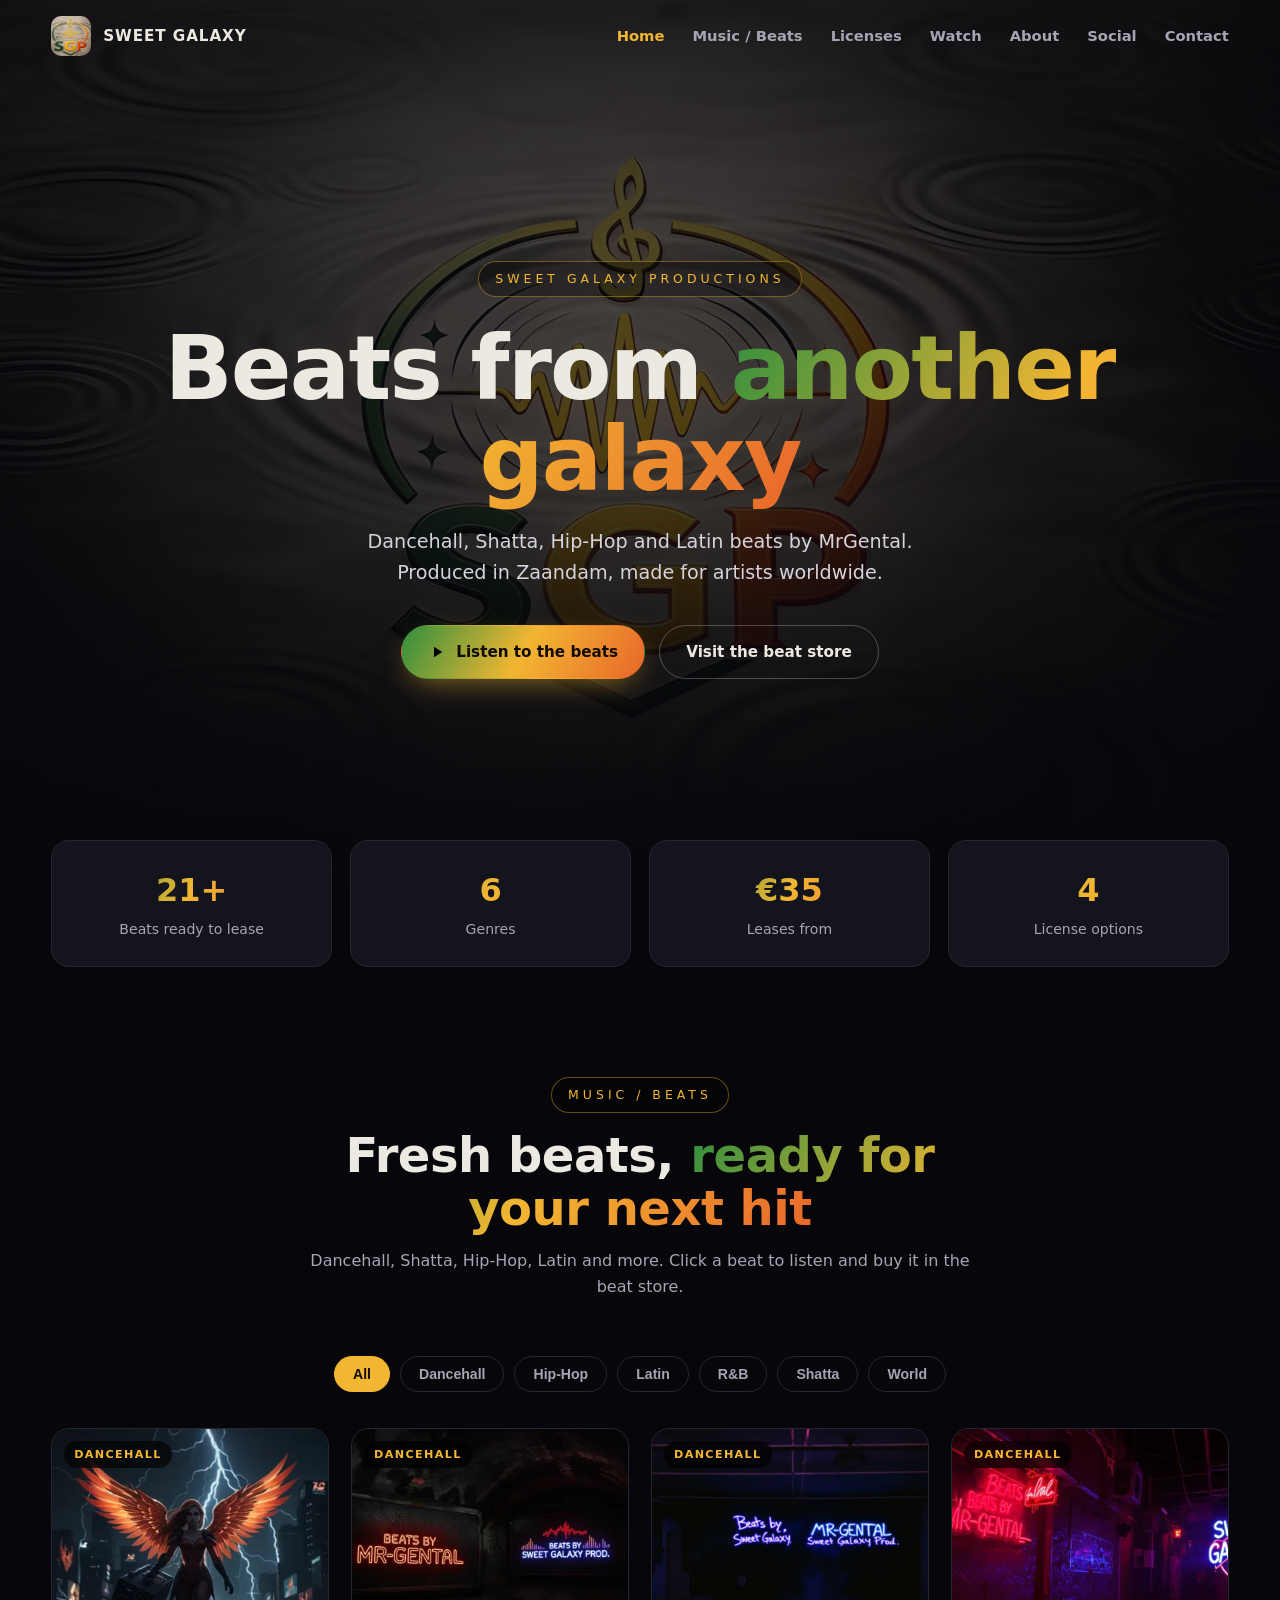
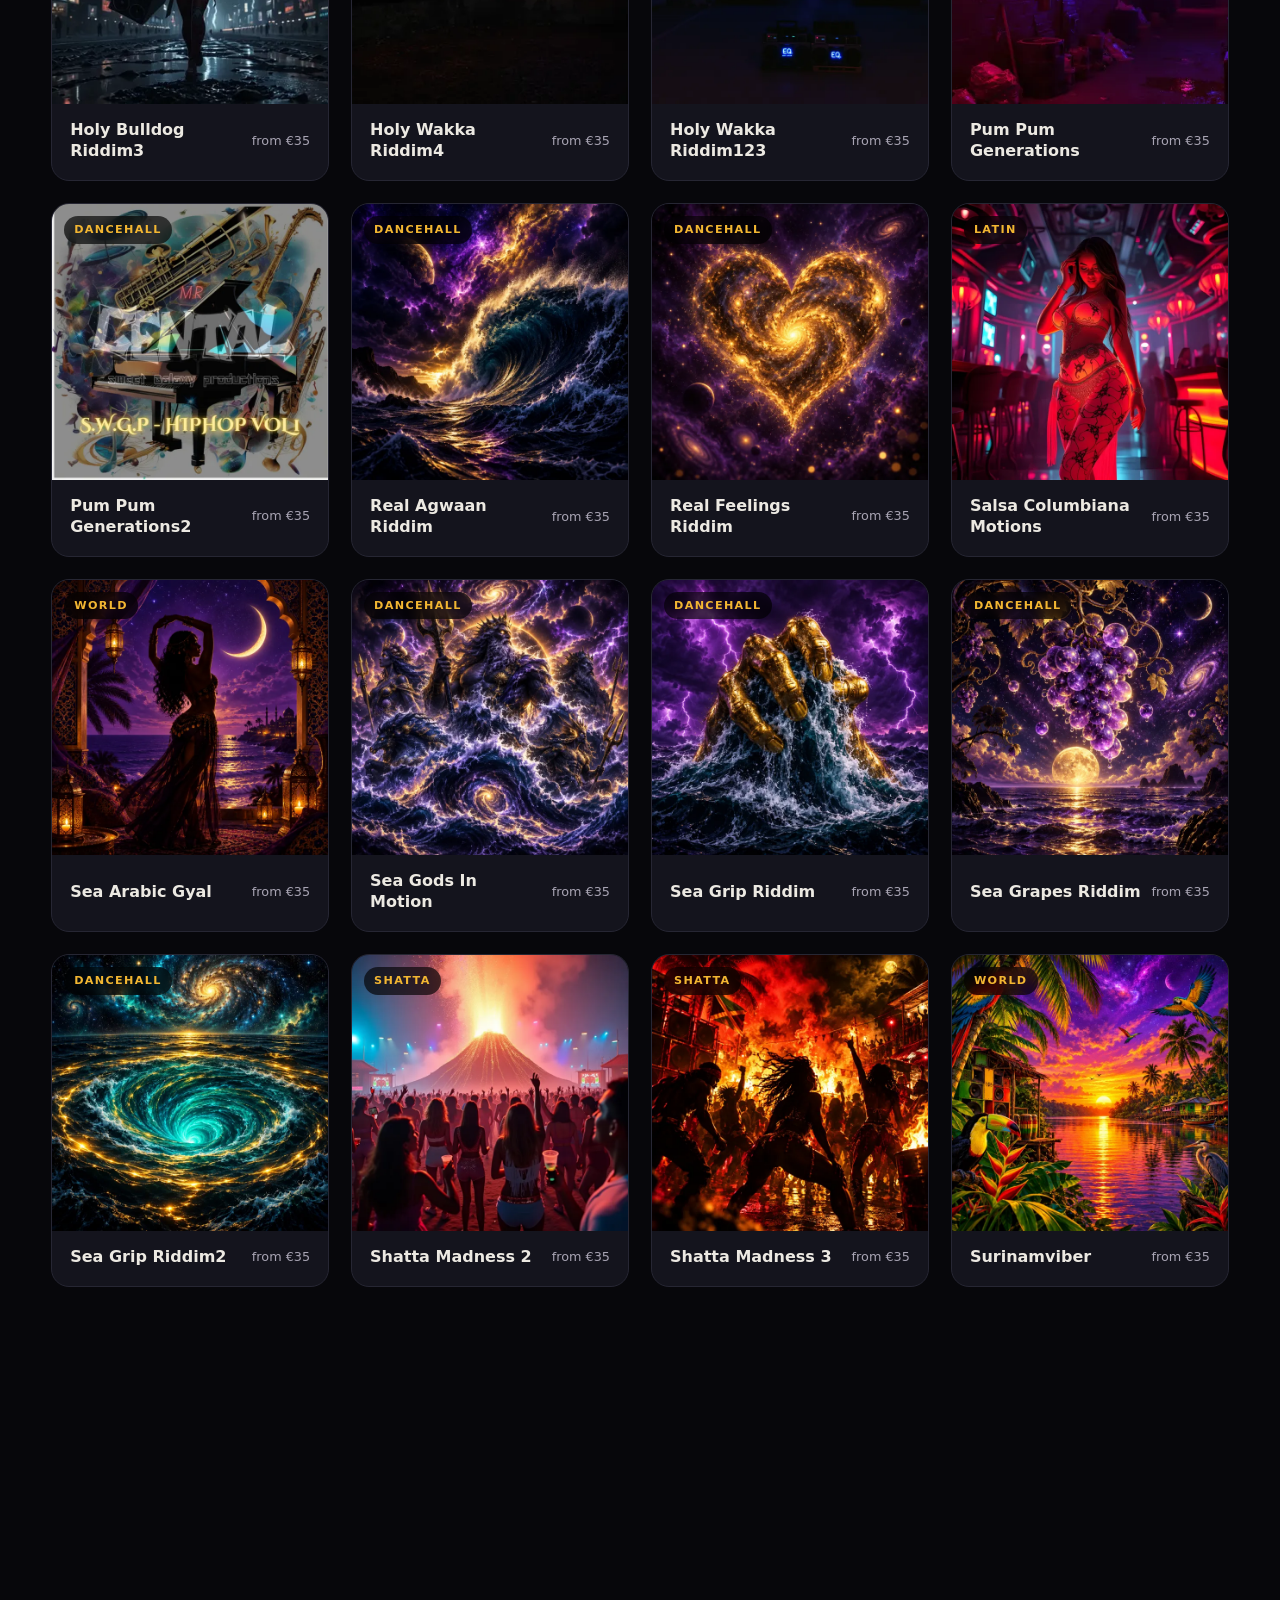
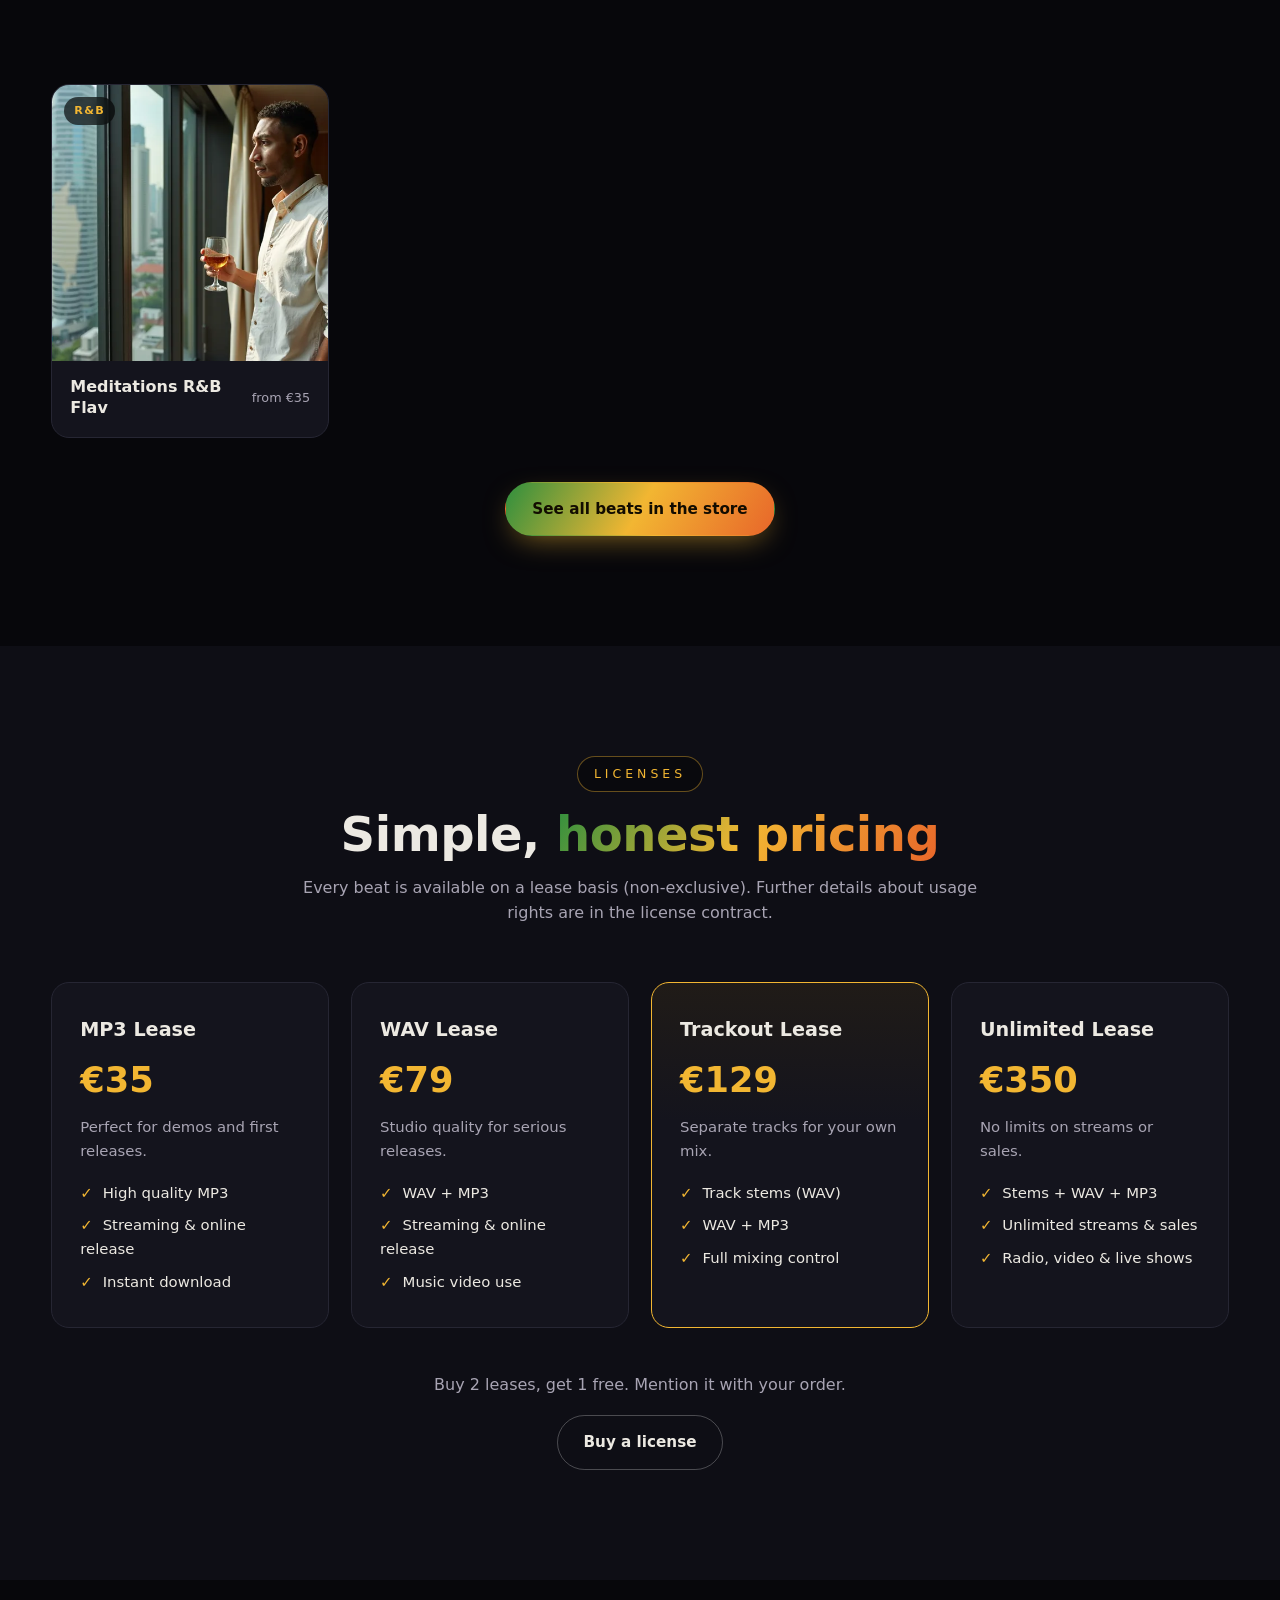
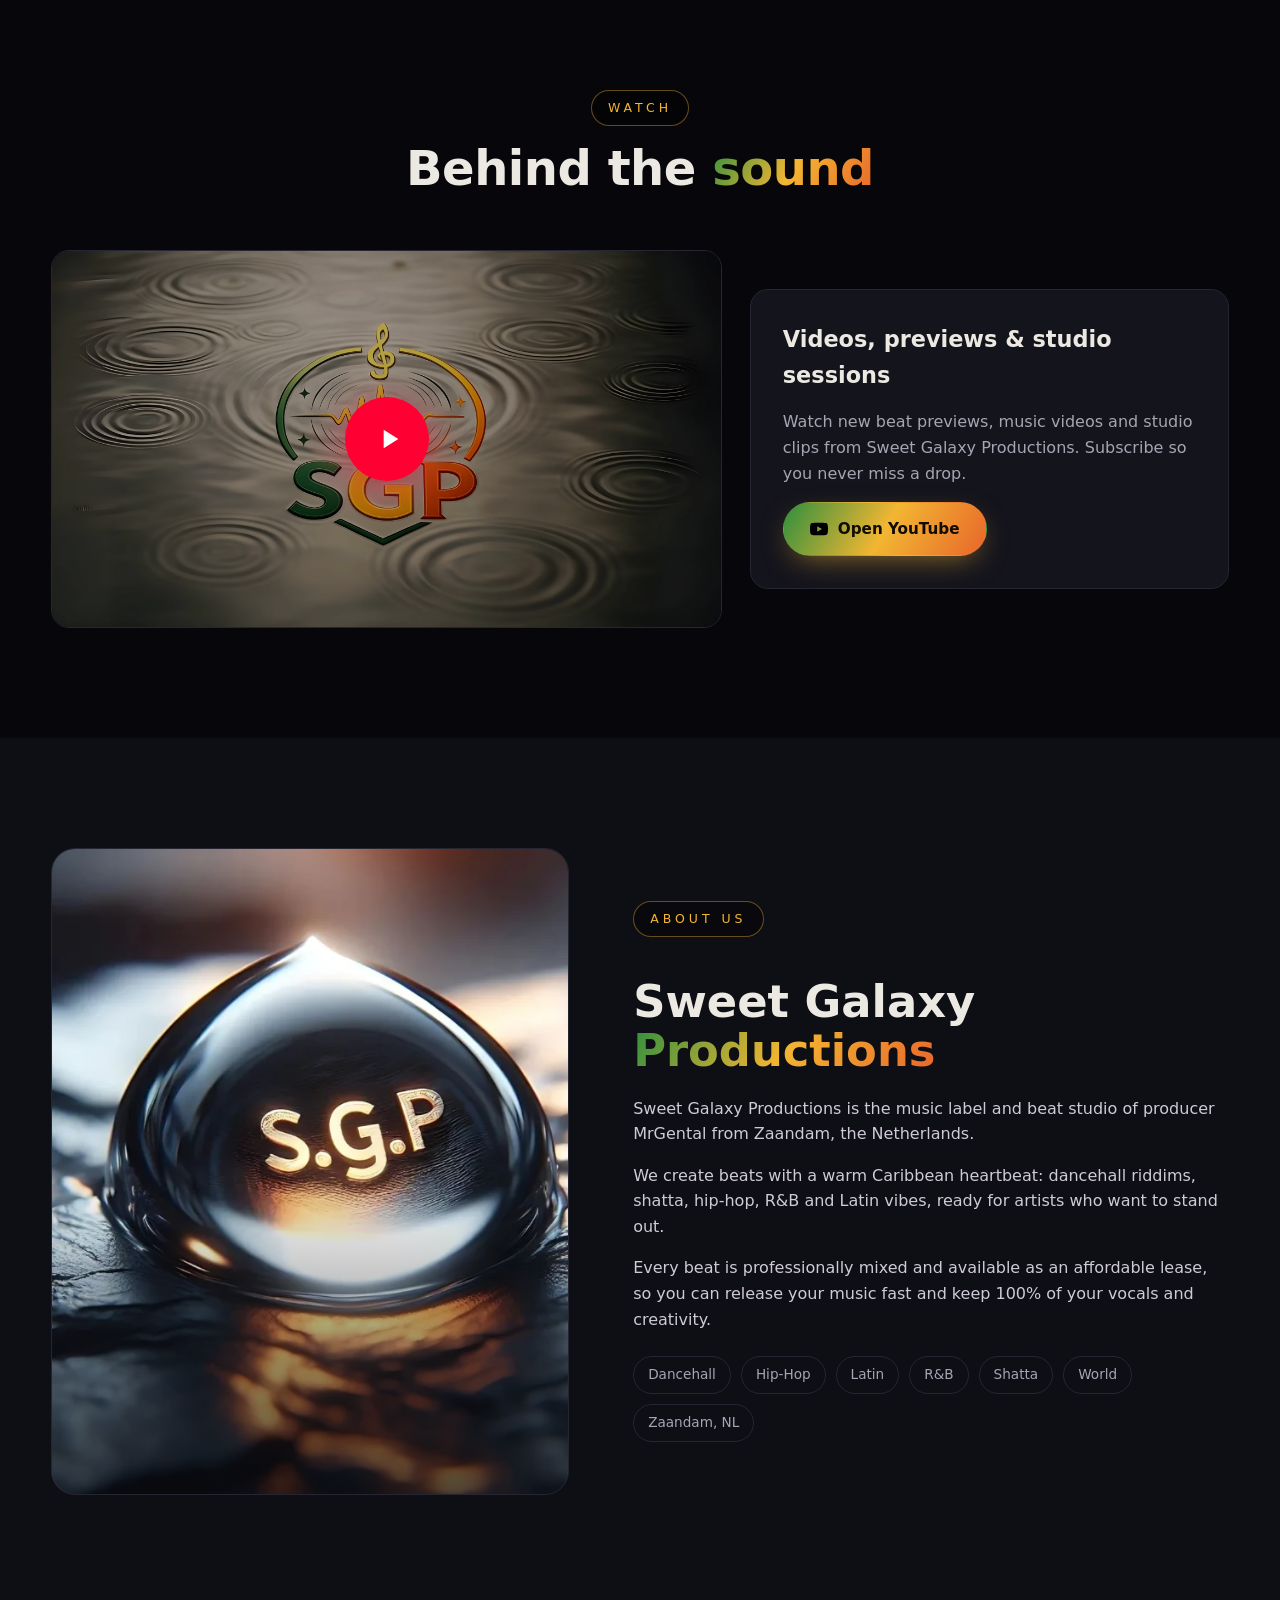
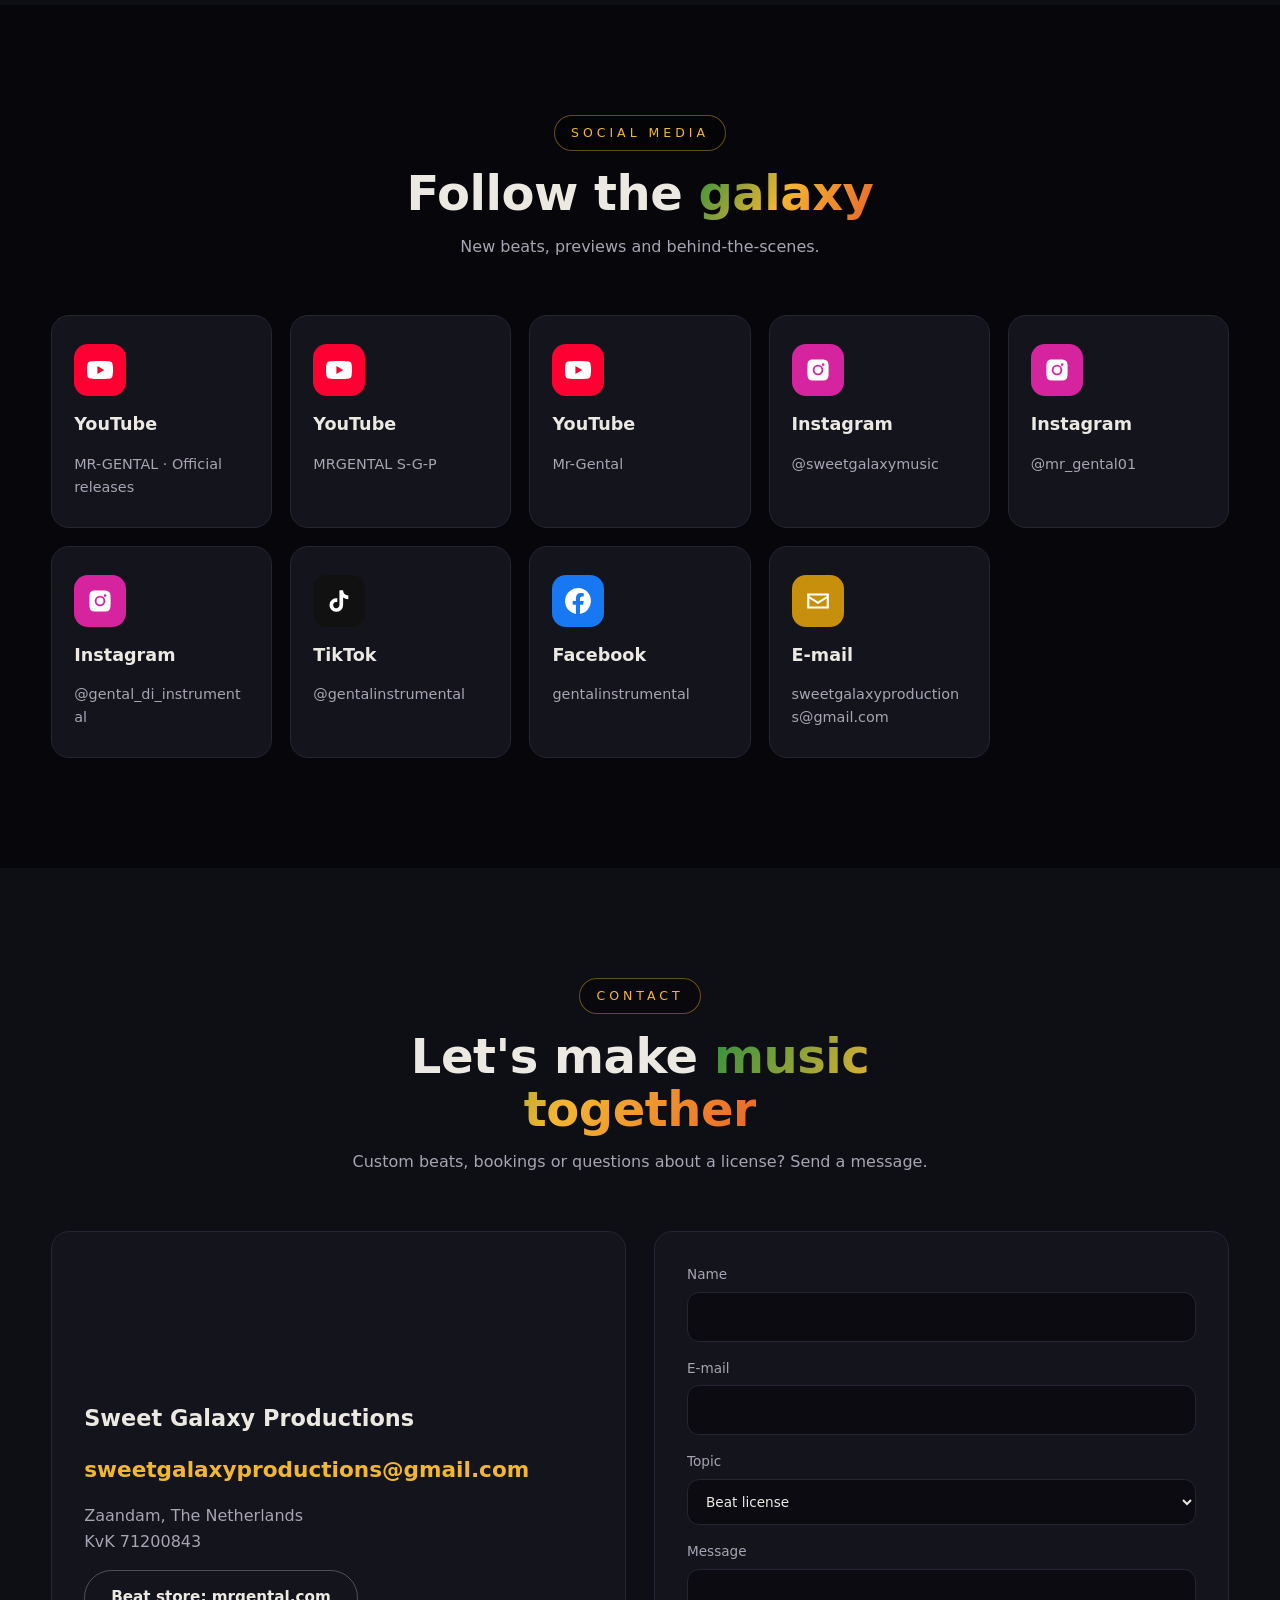
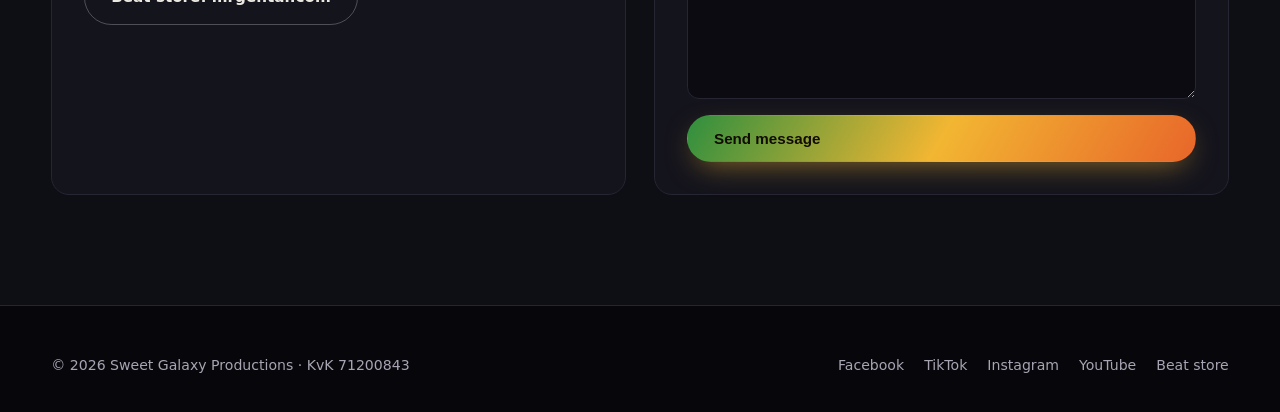
<file: index.html>
<!doctype html>
<html lang="en">
<head>
<meta charset="utf-8">
<meta name="viewport" content="width=device-width,initial-scale=1">
<title>Sweet Galaxy Music | Beats by MrGental - Sweet Galaxy Productions</title>
<meta name="description" content="Sweet Galaxy Productions: Dancehall, Shatta, Hip-Hop and Latin beats by MrGental. Lease beats from €35 with instant delivery.">
<link rel="canonical" href="https://www.sweetgalaxymusic.com/">
<meta name="theme-color" content="#07070b">
<meta property="og:type" content="website"><meta property="og:url" content="https://www.sweetgalaxymusic.com/">
<meta property="og:title" content="Sweet Galaxy Music | Beats by MrGental - Sweet Galaxy Productions"><meta property="og:description" content="Sweet Galaxy Productions: Dancehall, Shatta, Hip-Hop and Latin beats by MrGental. Lease beats from €35 with instant delivery.">
<meta property="og:image" content="https://www.sweetgalaxymusic.com/assets/img/og.jpg"><meta name="twitter:card" content="summary_large_image">
<link rel="icon" href="assets/img/icon-32.png" sizes="32x32"><link rel="apple-touch-icon" href="assets/img/icon-180.png">
<link rel="manifest" href="site.webmanifest">
<link rel="preload" as="image" href="assets/img/hero.webp">
<link rel="stylesheet" href="assets/styles.css?v=1.0.0">
<script type="application/ld+json">{"@context":"https://schema.org","@type":"MusicGroup","name":"Sweet Galaxy Productions","alternateName":"MrGental","url":"https://www.sweetgalaxymusic.com/","logo":"https://www.sweetgalaxymusic.com/assets/img/icon-512.png","email":"sweetgalaxyproductions@gmail.com","genre":["Dancehall", "Hip-Hop", "Latin", "R&B", "Shatta", "World"],"sameAs":["https://www.youtube.com/channel/UCnAqfCjLSCBQEENqPeppyKg", "https://www.youtube.com/@MRGENTALSweetGalaxyproduct-e3i", "https://www.youtube.com/@mr-gental-b2h", "https://www.instagram.com/sweetgalaxymusic/", "https://www.instagram.com/mr_gental01/", "https://www.instagram.com/gental_di_instrumental/", "https://www.tiktok.com/@gentalinstrumental", "https://www.facebook.com/gentalinstrumental", "https://mrgental.com/#beats"]}</script>
</head>
<body>
<a class="skip" href="#main">Skip to content</a>
<header class="nav">
  <div class="wrap">
    <a class="brand" href="#home"><img src="assets/img/icon-180.png" alt="SGP logo" width="40" height="40">SWEET GALAXY</a>
    <button class="burger" aria-label="Menu" aria-expanded="false" aria-controls="menu"><span></span><span></span><span></span></button>
    <ul class="menu" id="menu">
      <li><a href="#home">Home</a></li><li><a href="#beats">Music / Beats</a></li><li><a href="#licenses">Licenses</a></li>
      <li><a href="#watch">Watch</a></li><li><a href="#about">About</a></li><li><a href="#social">Social</a></li><li><a href="#contact">Contact</a></li>
    </ul>
  </div>
</header>
<main id="main">
<section class="hero" id="home">
  <div class="wrap hero-inner">
    <span class="eyebrow">Sweet Galaxy Productions</span>
    <h1>Beats from <span class="grad-text">another galaxy</span></h1>
    <p>Dancehall, Shatta, Hip-Hop and Latin beats by MrGental. Produced in Zaandam, made for artists worldwide.</p>
    <div class="cta">
      <a class="btn btn-primary" href="#beats"><svg viewBox="0 0 24 24"><path d="M8 5v14l11-7z"/></svg> Listen to the beats</a>
      <a class="btn btn-ghost" href="https://mrgental.com/#beats" target="_blank" rel="noopener">Visit the beat store</a>
    </div>
  </div>
</section>

<div class="wrap stats">
  <div class="stat reveal"><b class="grad-text">21+</b><span>Beats ready to lease</span></div>
  <div class="stat reveal"><b class="grad-text">6</b><span>Genres</span></div>
  <div class="stat reveal"><b class="grad-text">€35</b><span>Leases from</span></div>
  <div class="stat reveal"><b class="grad-text">4</b><span>License options</span></div>
</div>

<section id="beats">
  <div class="wrap">
    <div class="head reveal"><span class="eyebrow">Music / Beats</span><h2>Fresh beats, <span class="grad-text">ready for your next hit</span></h2><p>Dancehall, Shatta, Hip-Hop, Latin and more. Click a beat to listen and buy it in the beat store.</p></div>
    <div class="filters reveal"><button class="chip on" data-f="all">All</button><button class="chip" data-f="Dancehall">Dancehall</button><button class="chip" data-f="Hip-Hop">Hip-Hop</button><button class="chip" data-f="Latin">Latin</button><button class="chip" data-f="R&amp;B">R&amp;B</button><button class="chip" data-f="Shatta">Shatta</button><button class="chip" data-f="World">World</button></div>
    <div class="grid">
      <a class="beat reveal" data-g="Dancehall" href="https://mrgental.com/beat/holy-bulldog-riddim3/" target="_blank" rel="noopener">
        <div class="cover"><img src="assets/img/beats/holy-bulldog-riddim3.webp" alt="Holy Bulldog Riddim3 cover" loading="lazy" width="640" height="640"><span class="tag">Dancehall</span><span class="play"><svg viewBox="0 0 24 24"><path d="M8 5v14l11-7z"/></svg></span></div>
        <div class="info"><h3>Holy Bulldog Riddim3</h3><span class="price">from €35</span></div>
      </a>
      <a class="beat reveal" data-g="Dancehall" href="https://mrgental.com/beat/holy-wakka-riddim4/" target="_blank" rel="noopener">
        <div class="cover"><img src="assets/img/beats/holy-wakka-riddim4.webp" alt="Holy Wakka Riddim4 cover" loading="lazy" width="640" height="640"><span class="tag">Dancehall</span><span class="play"><svg viewBox="0 0 24 24"><path d="M8 5v14l11-7z"/></svg></span></div>
        <div class="info"><h3>Holy Wakka Riddim4</h3><span class="price">from €35</span></div>
      </a>
      <a class="beat reveal" data-g="Dancehall" href="https://mrgental.com/beat/holy-wakka-riddim123/" target="_blank" rel="noopener">
        <div class="cover"><img src="assets/img/beats/holy-wakka-riddim123.webp" alt="Holy Wakka Riddim123 cover" loading="lazy" width="640" height="640"><span class="tag">Dancehall</span><span class="play"><svg viewBox="0 0 24 24"><path d="M8 5v14l11-7z"/></svg></span></div>
        <div class="info"><h3>Holy Wakka Riddim123</h3><span class="price">from €35</span></div>
      </a>
      <a class="beat reveal" data-g="Dancehall" href="https://mrgental.com/beat/pum-pum-generations/" target="_blank" rel="noopener">
        <div class="cover"><img src="assets/img/beats/pum-pum-generations.webp" alt="Pum Pum Generations cover" loading="lazy" width="640" height="640"><span class="tag">Dancehall</span><span class="play"><svg viewBox="0 0 24 24"><path d="M8 5v14l11-7z"/></svg></span></div>
        <div class="info"><h3>Pum Pum Generations</h3><span class="price">from €35</span></div>
      </a>
      <a class="beat reveal" data-g="Dancehall" href="https://mrgental.com/beat/pum-pum-generations2/" target="_blank" rel="noopener">
        <div class="cover"><img src="assets/img/beats/pum-pum-generations2.webp" alt="Pum Pum Generations2 cover" loading="lazy" width="640" height="640"><span class="tag">Dancehall</span><span class="play"><svg viewBox="0 0 24 24"><path d="M8 5v14l11-7z"/></svg></span></div>
        <div class="info"><h3>Pum Pum Generations2</h3><span class="price">from €35</span></div>
      </a>
      <a class="beat reveal" data-g="Dancehall" href="https://mrgental.com/beat/real-agwaan-riddim/" target="_blank" rel="noopener">
        <div class="cover"><img src="assets/img/beats/real-agwaan-riddim.webp" alt="Real Agwaan Riddim cover" loading="lazy" width="640" height="640"><span class="tag">Dancehall</span><span class="play"><svg viewBox="0 0 24 24"><path d="M8 5v14l11-7z"/></svg></span></div>
        <div class="info"><h3>Real Agwaan Riddim</h3><span class="price">from €35</span></div>
      </a>
      <a class="beat reveal" data-g="Dancehall" href="https://mrgental.com/beat/real-feelings-riddim/" target="_blank" rel="noopener">
        <div class="cover"><img src="assets/img/beats/real-feelings-riddim.webp" alt="Real Feelings Riddim cover" loading="lazy" width="640" height="640"><span class="tag">Dancehall</span><span class="play"><svg viewBox="0 0 24 24"><path d="M8 5v14l11-7z"/></svg></span></div>
        <div class="info"><h3>Real Feelings Riddim</h3><span class="price">from €35</span></div>
      </a>
      <a class="beat reveal" data-g="Latin" href="https://mrgental.com/beat/salsa-columbiana-motions/" target="_blank" rel="noopener">
        <div class="cover"><img src="assets/img/beats/salsa-columbiana-motions.webp" alt="Salsa Columbiana Motions cover" loading="lazy" width="640" height="640"><span class="tag">Latin</span><span class="play"><svg viewBox="0 0 24 24"><path d="M8 5v14l11-7z"/></svg></span></div>
        <div class="info"><h3>Salsa Columbiana Motions</h3><span class="price">from €35</span></div>
      </a>
      <a class="beat reveal" data-g="World" href="https://mrgental.com/beat/sea-arabic-gyal/" target="_blank" rel="noopener">
        <div class="cover"><img src="assets/img/beats/sea-arabic-gyal.webp" alt="Sea Arabic Gyal cover" loading="lazy" width="640" height="640"><span class="tag">World</span><span class="play"><svg viewBox="0 0 24 24"><path d="M8 5v14l11-7z"/></svg></span></div>
        <div class="info"><h3>Sea Arabic Gyal</h3><span class="price">from €35</span></div>
      </a>
      <a class="beat reveal" data-g="Dancehall" href="https://mrgental.com/beat/sea-gods-in-motion/" target="_blank" rel="noopener">
        <div class="cover"><img src="assets/img/beats/sea-gods-in-motion.webp" alt="Sea Gods In Motion cover" loading="lazy" width="640" height="640"><span class="tag">Dancehall</span><span class="play"><svg viewBox="0 0 24 24"><path d="M8 5v14l11-7z"/></svg></span></div>
        <div class="info"><h3>Sea Gods In Motion</h3><span class="price">from €35</span></div>
      </a>
      <a class="beat reveal" data-g="Dancehall" href="https://mrgental.com/beat/sea-grip-riddim/" target="_blank" rel="noopener">
        <div class="cover"><img src="assets/img/beats/sea-grip-riddim.webp" alt="Sea Grip Riddim cover" loading="lazy" width="640" height="640"><span class="tag">Dancehall</span><span class="play"><svg viewBox="0 0 24 24"><path d="M8 5v14l11-7z"/></svg></span></div>
        <div class="info"><h3>Sea Grip Riddim</h3><span class="price">from €35</span></div>
      </a>
      <a class="beat reveal" data-g="Dancehall" href="https://mrgental.com/beat/sea-grapes-riddim/" target="_blank" rel="noopener">
        <div class="cover"><img src="assets/img/beats/sea-grapes-riddim.webp" alt="Sea Grapes Riddim cover" loading="lazy" width="640" height="640"><span class="tag">Dancehall</span><span class="play"><svg viewBox="0 0 24 24"><path d="M8 5v14l11-7z"/></svg></span></div>
        <div class="info"><h3>Sea Grapes Riddim</h3><span class="price">from €35</span></div>
      </a>
      <a class="beat reveal" data-g="Dancehall" href="https://mrgental.com/beat/sea-grip-riddim2/" target="_blank" rel="noopener">
        <div class="cover"><img src="assets/img/beats/sea-grip-riddim2.webp" alt="Sea Grip Riddim2 cover" loading="lazy" width="640" height="640"><span class="tag">Dancehall</span><span class="play"><svg viewBox="0 0 24 24"><path d="M8 5v14l11-7z"/></svg></span></div>
        <div class="info"><h3>Sea Grip Riddim2</h3><span class="price">from €35</span></div>
      </a>
      <a class="beat reveal" data-g="Shatta" href="https://mrgental.com/beat/shatta-madness-2/" target="_blank" rel="noopener">
        <div class="cover"><img src="assets/img/beats/shatta-madness-2.webp" alt="Shatta Madness 2 cover" loading="lazy" width="640" height="640"><span class="tag">Shatta</span><span class="play"><svg viewBox="0 0 24 24"><path d="M8 5v14l11-7z"/></svg></span></div>
        <div class="info"><h3>Shatta Madness 2</h3><span class="price">from €35</span></div>
      </a>
      <a class="beat reveal" data-g="Shatta" href="https://mrgental.com/beat/shatta-madness-3/" target="_blank" rel="noopener">
        <div class="cover"><img src="assets/img/beats/shatta-madness-3.webp" alt="Shatta Madness 3 cover" loading="lazy" width="640" height="640"><span class="tag">Shatta</span><span class="play"><svg viewBox="0 0 24 24"><path d="M8 5v14l11-7z"/></svg></span></div>
        <div class="info"><h3>Shatta Madness 3</h3><span class="price">from €35</span></div>
      </a>
      <a class="beat reveal" data-g="World" href="https://mrgental.com/beat/surinamviber/" target="_blank" rel="noopener">
        <div class="cover"><img src="assets/img/beats/surinamviber.webp" alt="Surinamviber cover" loading="lazy" width="640" height="640"><span class="tag">World</span><span class="play"><svg viewBox="0 0 24 24"><path d="M8 5v14l11-7z"/></svg></span></div>
        <div class="info"><h3>Surinamviber</h3><span class="price">from €35</span></div>
      </a>
      <a class="beat reveal" data-g="Hip-Hop" href="https://mrgental.com/beat/major-major-hiphopbeat2023/" target="_blank" rel="noopener">
        <div class="cover"><img src="assets/img/beats/major-major-hiphopbeat2023.webp" alt="Major Major Hiphopbeat2023 cover" loading="lazy" width="640" height="640"><span class="tag">Hip-Hop</span><span class="play"><svg viewBox="0 0 24 24"><path d="M8 5v14l11-7z"/></svg></span></div>
        <div class="info"><h3>Major Major Hiphopbeat2023</h3><span class="price">from €35</span></div>
      </a>
      <a class="beat reveal" data-g="Dancehall" href="https://mrgental.com/beat/new-gorilla-riddim3/" target="_blank" rel="noopener">
        <div class="cover"><img src="assets/img/beats/new-gorilla-riddim3.webp" alt="New Gorilla Riddim3 cover" loading="lazy" width="640" height="640"><span class="tag">Dancehall</span><span class="play"><svg viewBox="0 0 24 24"><path d="M8 5v14l11-7z"/></svg></span></div>
        <div class="info"><h3>New Gorilla Riddim3</h3><span class="price">from €35</span></div>
      </a>
      <a class="beat reveal" data-g="Hip-Hop" href="https://mrgental.com/beat/club-hiphopbeat133/" target="_blank" rel="noopener">
        <div class="cover"><img src="assets/img/beats/club-hiphopbeat133.webp" alt="Club Hiphopbeat133 cover" loading="lazy" width="640" height="640"><span class="tag">Hip-Hop</span><span class="play"><svg viewBox="0 0 24 24"><path d="M8 5v14l11-7z"/></svg></span></div>
        <div class="info"><h3>Club Hiphopbeat133</h3><span class="price">from €35</span></div>
      </a>
      <a class="beat reveal" data-g="Dancehall" href="https://mrgental.com/beat/jump-up-we-party/" target="_blank" rel="noopener">
        <div class="cover"><img src="assets/img/beats/jump-up-we-party.webp" alt="Jump Up We Party cover" loading="lazy" width="640" height="640"><span class="tag">Dancehall</span><span class="play"><svg viewBox="0 0 24 24"><path d="M8 5v14l11-7z"/></svg></span></div>
        <div class="info"><h3>Jump Up We Party</h3><span class="price">from €35</span></div>
      </a>
      <a class="beat reveal" data-g="R&amp;B" href="https://mrgental.com/beat/meditations-rb-flav/" target="_blank" rel="noopener">
        <div class="cover"><img src="assets/img/beats/meditations-rb-flav.webp" alt="Meditations R&amp;B Flav cover" loading="lazy" width="640" height="640"><span class="tag">R&amp;B</span><span class="play"><svg viewBox="0 0 24 24"><path d="M8 5v14l11-7z"/></svg></span></div>
        <div class="info"><h3>Meditations R&amp;B Flav</h3><span class="price">from €35</span></div>
      </a>
    </div>
    <div class="center"><a class="btn btn-primary" href="https://mrgental.com/#beats" target="_blank" rel="noopener">See all beats in the store</a></div>
  </div>
</section>

<section class="alt" id="licenses">
  <div class="wrap">
    <div class="head reveal"><span class="eyebrow">Licenses</span><h2>Simple, <span class="grad-text">honest pricing</span></h2><p>Every beat is available on a lease basis (non-exclusive). Further details about usage rights are in the license contract.</p></div>
    <div class="lic" style="grid-template-columns:repeat(auto-fit,minmax(230px,1fr))">
      <div class="card reveal"><h3>MP3 Lease</h3><div class="price-big">€35</div><p>Perfect for demos and first releases.</p><ul><li>High quality MP3</li><li>Streaming &amp; online release</li><li>Instant download</li></ul></div>
      <div class="card reveal"><h3>WAV Lease</h3><div class="price-big">€79</div><p>Studio quality for serious releases.</p><ul><li>WAV + MP3</li><li>Streaming &amp; online release</li><li>Music video use</li></ul></div>
      <div class="card reveal hot"><h3>Trackout Lease</h3><div class="price-big">€129</div><p>Separate tracks for your own mix.</p><ul><li>Track stems (WAV)</li><li>WAV + MP3</li><li>Full mixing control</li></ul></div>
      <div class="card reveal"><h3>Unlimited Lease</h3><div class="price-big">€350</div><p>No limits on streams or sales.</p><ul><li>Stems + WAV + MP3</li><li>Unlimited streams &amp; sales</li><li>Radio, video &amp; live shows</li></ul></div>
    </div>
    <div class="center"><p style="color:var(--muted);margin-bottom:18px">Buy 2 leases, get 1 free. Mention it with your order.</p><a class="btn btn-ghost" href="https://mrgental.com/#beats" target="_blank" rel="noopener">Buy a license</a></div>
  </div>
</section>

<section id="watch">
  <div class="wrap">
    <div class="head reveal"><span class="eyebrow">Watch</span><h2>Behind the <span class="grad-text">sound</span></h2></div>
    <div class="watch">
      <a class="video reveal" href="https://www.youtube.com/channel/UCnAqfCjLSCBQEENqPeppyKg" target="_blank" rel="noopener" aria-label="Watch on YouTube"><img src="assets/img/hero.webp" alt="" loading="lazy"><span class="big"><span><svg viewBox="0 0 24 24"><path d="M8 5v14l11-7z"/></svg></span></span></a>
      <div class="panel reveal"><h3>Videos, previews &amp; studio sessions</h3><p>Watch new beat previews, music videos and studio clips from Sweet Galaxy Productions. Subscribe so you never miss a drop.</p><a class="btn btn-primary" href="https://www.youtube.com/channel/UCnAqfCjLSCBQEENqPeppyKg" target="_blank" rel="noopener" style="align-self:flex-start"><svg viewBox="0 0 24 24" aria-hidden="true"><path d="M23.5 6.2a3 3 0 0 0-2.1-2.1C19.5 3.6 12 3.6 12 3.6s-7.5 0-9.4.5A3 3 0 0 0 .5 6.2 31 31 0 0 0 0 12a31 31 0 0 0 .5 5.8 3 3 0 0 0 2.1 2.1c1.9.5 9.4.5 9.4.5s7.5 0 9.4-.5a3 3 0 0 0 2.1-2.1A31 31 0 0 0 24 12a31 31 0 0 0-.5-5.8ZM9.6 15.6V8.4l6.3 3.6-6.3 3.6Z"/></svg> Open YouTube</a></div>
    </div>
  </div>
</section>

<section class="alt" id="about">
  <div class="wrap about">
    <div class="pic reveal"><img src="assets/img/drop.webp" alt="S.G.P logo in a water drop" loading="lazy"></div>
    <div class="reveal">
      <span class="eyebrow">About us</span>
      <h2>Sweet Galaxy <span class="grad-text">Productions</span></h2>
      <p>Sweet Galaxy Productions is the music label and beat studio of producer MrGental from Zaandam, the Netherlands.</p><p>We create beats with a warm Caribbean heartbeat: dancehall riddims, shatta, hip-hop, R&amp;B and Latin vibes, ready for artists who want to stand out.</p><p>Every beat is professionally mixed and available as an affordable lease, so you can release your music fast and keep 100% of your vocals and creativity.</p>
      <div class="pills"><span>Dancehall</span><span>Hip-Hop</span><span>Latin</span><span>R&amp;B</span><span>Shatta</span><span>World</span><span>Zaandam, NL</span></div>
    </div>
  </div>
</section>

<section id="social">
  <div class="wrap">
    <div class="head reveal"><span class="eyebrow">Social media</span><h2>Follow the <span class="grad-text">galaxy</span></h2><p>New beats, previews and behind-the-scenes.</p></div>
    <div class="socials">
      <a class="soc reveal" style="--c:#ff0033" href="https://www.youtube.com/channel/UCnAqfCjLSCBQEENqPeppyKg" target="_blank" rel="noopener"><span class="ic"><svg viewBox="0 0 24 24" aria-hidden="true"><path d="M23.5 6.2a3 3 0 0 0-2.1-2.1C19.5 3.6 12 3.6 12 3.6s-7.5 0-9.4.5A3 3 0 0 0 .5 6.2 31 31 0 0 0 0 12a31 31 0 0 0 .5 5.8 3 3 0 0 0 2.1 2.1c1.9.5 9.4.5 9.4.5s7.5 0 9.4-.5a3 3 0 0 0 2.1-2.1A31 31 0 0 0 24 12a31 31 0 0 0-.5-5.8ZM9.6 15.6V8.4l6.3 3.6-6.3 3.6Z"/></svg></span><b>YouTube</b><span>MR-GENTAL · Official releases</span></a>
      <a class="soc reveal" style="--c:#ff0033" href="https://www.youtube.com/@MRGENTALSweetGalaxyproduct-e3i" target="_blank" rel="noopener"><span class="ic"><svg viewBox="0 0 24 24" aria-hidden="true"><path d="M23.5 6.2a3 3 0 0 0-2.1-2.1C19.5 3.6 12 3.6 12 3.6s-7.5 0-9.4.5A3 3 0 0 0 .5 6.2 31 31 0 0 0 0 12a31 31 0 0 0 .5 5.8 3 3 0 0 0 2.1 2.1c1.9.5 9.4.5 9.4.5s7.5 0 9.4-.5a3 3 0 0 0 2.1-2.1A31 31 0 0 0 24 12a31 31 0 0 0-.5-5.8ZM9.6 15.6V8.4l6.3 3.6-6.3 3.6Z"/></svg></span><b>YouTube</b><span>MRGENTAL S-G-P</span></a>
      <a class="soc reveal" style="--c:#ff0033" href="https://www.youtube.com/@mr-gental-b2h" target="_blank" rel="noopener"><span class="ic"><svg viewBox="0 0 24 24" aria-hidden="true"><path d="M23.5 6.2a3 3 0 0 0-2.1-2.1C19.5 3.6 12 3.6 12 3.6s-7.5 0-9.4.5A3 3 0 0 0 .5 6.2 31 31 0 0 0 0 12a31 31 0 0 0 .5 5.8 3 3 0 0 0 2.1 2.1c1.9.5 9.4.5 9.4.5s7.5 0 9.4-.5a3 3 0 0 0 2.1-2.1A31 31 0 0 0 24 12a31 31 0 0 0-.5-5.8ZM9.6 15.6V8.4l6.3 3.6-6.3 3.6Z"/></svg></span><b>YouTube</b><span>Mr-Gental</span></a>
      <a class="soc reveal" style="--c:#d6249f" href="https://www.instagram.com/sweetgalaxymusic/" target="_blank" rel="noopener"><span class="ic"><svg viewBox="0 0 24 24" aria-hidden="true"><path d="M12 2.2c3.2 0 3.6 0 4.8.1 3.3.1 4.8 1.7 4.9 4.9.1 1.3.1 1.6.1 4.8s0 3.6-.1 4.8c-.1 3.2-1.7 4.8-4.9 4.9-1.3.1-1.6.1-4.8.1s-3.6 0-4.8-.1c-3.3-.1-4.8-1.7-4.9-4.9C2.2 15.6 2.2 15.2 2.2 12s0-3.6.1-4.8C2.4 3.9 3.9 2.4 7.2 2.3 8.4 2.2 8.8 2.2 12 2.2Zm0 4.9a4.9 4.9 0 1 0 0 9.8 4.9 4.9 0 0 0 0-9.8Zm0 8.1a3.2 3.2 0 1 1 0-6.4 3.2 3.2 0 0 1 0 6.4Zm5.1-9.4a1.2 1.2 0 1 0 0 2.3 1.2 1.2 0 0 0 0-2.3Z"/></svg></span><b>Instagram</b><span>@sweetgalaxymusic</span></a>
      <a class="soc reveal" style="--c:#d6249f" href="https://www.instagram.com/mr_gental01/" target="_blank" rel="noopener"><span class="ic"><svg viewBox="0 0 24 24" aria-hidden="true"><path d="M12 2.2c3.2 0 3.6 0 4.8.1 3.3.1 4.8 1.7 4.9 4.9.1 1.3.1 1.6.1 4.8s0 3.6-.1 4.8c-.1 3.2-1.7 4.8-4.9 4.9-1.3.1-1.6.1-4.8.1s-3.6 0-4.8-.1c-3.3-.1-4.8-1.7-4.9-4.9C2.2 15.6 2.2 15.2 2.2 12s0-3.6.1-4.8C2.4 3.9 3.9 2.4 7.2 2.3 8.4 2.2 8.8 2.2 12 2.2Zm0 4.9a4.9 4.9 0 1 0 0 9.8 4.9 4.9 0 0 0 0-9.8Zm0 8.1a3.2 3.2 0 1 1 0-6.4 3.2 3.2 0 0 1 0 6.4Zm5.1-9.4a1.2 1.2 0 1 0 0 2.3 1.2 1.2 0 0 0 0-2.3Z"/></svg></span><b>Instagram</b><span>@mr_gental01</span></a>
      <a class="soc reveal" style="--c:#d6249f" href="https://www.instagram.com/gental_di_instrumental/" target="_blank" rel="noopener"><span class="ic"><svg viewBox="0 0 24 24" aria-hidden="true"><path d="M12 2.2c3.2 0 3.6 0 4.8.1 3.3.1 4.8 1.7 4.9 4.9.1 1.3.1 1.6.1 4.8s0 3.6-.1 4.8c-.1 3.2-1.7 4.8-4.9 4.9-1.3.1-1.6.1-4.8.1s-3.6 0-4.8-.1c-3.3-.1-4.8-1.7-4.9-4.9C2.2 15.6 2.2 15.2 2.2 12s0-3.6.1-4.8C2.4 3.9 3.9 2.4 7.2 2.3 8.4 2.2 8.8 2.2 12 2.2Zm0 4.9a4.9 4.9 0 1 0 0 9.8 4.9 4.9 0 0 0 0-9.8Zm0 8.1a3.2 3.2 0 1 1 0-6.4 3.2 3.2 0 0 1 0 6.4Zm5.1-9.4a1.2 1.2 0 1 0 0 2.3 1.2 1.2 0 0 0 0-2.3Z"/></svg></span><b>Instagram</b><span>@gental_di_instrumental</span></a>
      <a class="soc reveal" style="--c:#111" href="https://www.tiktok.com/@gentalinstrumental" target="_blank" rel="noopener"><span class="ic"><svg viewBox="0 0 24 24" aria-hidden="true"><path d="M19.6 6.7a4.8 4.8 0 0 1-3.8-4.2V2h-3.4v13.7a2.9 2.9 0 1 1-2-2.7V9.5a6.3 6.3 0 1 0 5.4 6.2V8.8a8.2 8.2 0 0 0 4.8 1.5V6.9l-1-.2Z"/></svg></span><b>TikTok</b><span>@gentalinstrumental</span></a>
      <a class="soc reveal" style="--c:#1877f2" href="https://www.facebook.com/gentalinstrumental" target="_blank" rel="noopener"><span class="ic"><svg viewBox="0 0 24 24" aria-hidden="true"><path d="M24 12a12 12 0 1 0-13.9 11.9v-8.4h-3V12h3V9.4c0-3 1.8-4.7 4.5-4.7 1.3 0 2.7.2 2.7.2v2.9h-1.5c-1.5 0-2 .9-2 1.9V12h3.4l-.5 3.5h-2.9v8.4A12 12 0 0 0 24 12Z"/></svg></span><b>Facebook</b><span>gentalinstrumental</span></a>
      <a class="soc reveal" style="--c:#c7900c" href="mailto:sweetgalaxyproductions@gmail.com"><span class="ic"><svg viewBox="0 0 24 24" aria-hidden="true"><path d="M2 5h20v14H2V5Zm2 2v.5l8 5 8-5V7H4Zm16 2.8-8 5-8-5V17h16V9.8Z"/></svg></span><b>E-mail</b><span>sweetgalaxyproductions@gmail.com</span></a>
    </div>
  </div>
</section>

<section class="alt" id="contact">
  <div class="wrap">
    <div class="head reveal"><span class="eyebrow">Contact</span><h2>Let&#39;s make <span class="grad-text">music together</span></h2><p>Custom beats, bookings or questions about a license? Send a message.</p></div>
    <div class="contact">
      <div class="panel reveal">
        <h3>Sweet Galaxy Productions</h3>
        <a class="mail" href="mailto:sweetgalaxyproductions@gmail.com">sweetgalaxyproductions@gmail.com</a>
        <p>Zaandam, The Netherlands<br>KvK 71200843</p>
        <a class="btn btn-ghost" href="https://mrgental.com/#beats" target="_blank" rel="noopener" style="align-self:flex-start">Beat store: mrgental.com</a>
      </div>
      <form class="panel reveal" id="contact-form" data-to="sweetgalaxyproductions@gmail.com">
        <label>Name<input name="name" required autocomplete="name"></label>
        <label>E-mail<input name="email" type="email" required autocomplete="email"></label>
        <label>Topic<select name="topic"><option>Beat license</option><option>Custom beat</option><option>Booking</option><option>Other</option></select></label>
        <label>Message<textarea name="message" required></textarea></label>
        <button class="btn btn-primary" type="submit">Send message</button>
      </form>
    </div>
  </div>
</section>
</main>
<footer>
  <div class="wrap">
    <div>&copy; <span id="year">2026</span> Sweet Galaxy Productions &middot; KvK 71200843</div>
    <nav><a href="https://www.facebook.com/gentalinstrumental" target="_blank" rel="noopener" aria-label="Facebook gentalinstrumental">Facebook</a> <a href="https://www.tiktok.com/@gentalinstrumental" target="_blank" rel="noopener" aria-label="TikTok @gentalinstrumental">TikTok</a> <a href="https://www.instagram.com/sweetgalaxymusic/" target="_blank" rel="noopener" aria-label="Instagram @sweetgalaxymusic">Instagram</a> <a href="https://www.youtube.com/channel/UCnAqfCjLSCBQEENqPeppyKg" target="_blank" rel="noopener" aria-label="YouTube MR-GENTAL · Official releases">YouTube</a> <a href="https://mrgental.com/#beats" target="_blank" rel="noopener">Beat store</a></nav>
  </div>
</footer>
<script src="assets/main.js?v=1.0.0" defer></script>
</body>
</html>
</file>
<file: assets/styles.css>
:root{
  --bg:#07070b;--bg2:#0e0e15;--card:#14141d;--line:#262633;
  --text:#ece9e2;--muted:#a8a4b3;
  --gold:#f2b632;--orange:#e8662a;--green:#2f8f3e;
  --grad:linear-gradient(120deg,var(--green),var(--gold) 50%,var(--orange));
  --radius:18px;--max:1180px;
}
*{box-sizing:border-box;margin:0;padding:0}
html{scroll-behavior:smooth;scroll-padding-top:80px}
body{font-family:"Segoe UI",system-ui,-apple-system,Roboto,Helvetica,Arial,sans-serif;background:var(--bg);color:var(--text);line-height:1.6;-webkit-font-smoothing:antialiased}
img{max-width:100%;display:block}
a{color:inherit;text-decoration:none}
.wrap{width:min(var(--max),92vw);margin-inline:auto}
.grad-text{background:var(--grad);-webkit-background-clip:text;background-clip:text;color:transparent}
.skip{position:absolute;left:-999px}.skip:focus{left:12px;top:12px;background:var(--gold);color:#000;padding:8px 14px;border-radius:8px;z-index:99}

/* nav */
.nav{position:fixed;inset:0 0 auto;z-index:50;transition:background .3s,border-color .3s;border-bottom:1px solid transparent}
.nav.scrolled{background:rgba(7,7,11,.86);backdrop-filter:blur(14px);border-color:var(--line)}
.nav .wrap{display:flex;align-items:center;justify-content:space-between;height:72px}
.brand{display:flex;align-items:center;gap:12px;font-weight:800;letter-spacing:.06em;font-size:.95rem}
.brand img{width:40px;height:40px;border-radius:10px;object-fit:cover}
.menu{display:flex;gap:28px;list-style:none;font-size:.92rem;font-weight:600}
.menu a{color:var(--muted);transition:color .2s}.menu a:hover,.menu a.active{color:var(--gold)}
.burger{display:none;background:none;border:0;color:var(--text);width:44px;height:44px;cursor:pointer}
.burger span{display:block;width:24px;height:2px;background:currentColor;margin:5px auto;transition:.3s}
@media (max-width:860px){
  .burger{display:block}
  .menu{position:fixed;inset:72px 0 auto;flex-direction:column;gap:0;background:rgba(7,7,11,.97);border-bottom:1px solid var(--line);max-height:0;overflow:hidden;transition:max-height .35s}
  .menu.open{max-height:420px}
  .menu a{display:block;padding:16px 6vw;font-size:1.05rem}
}

/* buttons */
.btn{display:inline-flex;align-items:center;gap:10px;padding:14px 26px;border-radius:999px;font-weight:700;font-size:.95rem;transition:transform .2s,box-shadow .2s,background .2s;border:1px solid transparent;cursor:pointer}
.btn:hover{transform:translateY(-2px)}
.btn-primary{background:var(--grad);color:#120c00;box-shadow:0 10px 30px -10px rgba(242,182,50,.6)}
.btn-ghost{border-color:rgba(255,255,255,.25);color:var(--text)}.btn-ghost:hover{border-color:var(--gold);color:var(--gold)}
.btn svg{width:18px;height:18px}

/* hero */
.hero{position:relative;min-height:100svh;display:grid;place-items:center;text-align:center;overflow:hidden;isolation:isolate}
.hero::before{content:"";position:absolute;inset:0;background:url(img/hero.webp) center/cover no-repeat;z-index:-2;transform:scale(1.05);animation:slowzoom 24s ease-in-out infinite alternate}
.hero::after{content:"";position:absolute;inset:0;z-index:-1;background:radial-gradient(ellipse at center,rgba(7,7,11,.25),rgba(7,7,11,.85) 70%),linear-gradient(to bottom,rgba(7,7,11,.2),var(--bg))}
@keyframes slowzoom{to{transform:scale(1.14)}}
.hero-inner{padding:120px 0 80px}
.eyebrow{display:inline-block;font-size:.78rem;letter-spacing:.32em;text-transform:uppercase;color:var(--gold);border:1px solid rgba(242,182,50,.4);padding:7px 16px;border-radius:999px;margin-bottom:26px;background:rgba(0,0,0,.35)}
.hero h1{font-size:clamp(2.6rem,7.5vw,5.6rem);line-height:1.02;font-weight:900;letter-spacing:-.02em}
.hero p{max-width:620px;margin:22px auto 36px;color:#d6d2dc;font-size:clamp(1rem,2vw,1.2rem)}
.hero .cta{display:flex;gap:14px;justify-content:center;flex-wrap:wrap}
.scroll-hint{position:absolute;bottom:28px;left:50%;translate:-50% 0;width:26px;height:42px;border:2px solid rgba(255,255,255,.35);border-radius:14px}
.scroll-hint::after{content:"";position:absolute;left:50%;top:8px;width:4px;height:8px;border-radius:2px;background:var(--gold);translate:-50% 0;animation:sh 1.6s infinite}
@keyframes sh{to{transform:translateY(14px);opacity:0}}

/* sections */
section{padding:110px 0}
.alt{background:var(--bg2)}
.head{text-align:center;max-width:680px;margin:0 auto 56px}
.head .eyebrow{margin-bottom:16px}
.head h2{font-size:clamp(2rem,4.5vw,3rem);line-height:1.1;font-weight:850;letter-spacing:-.01em}
.head p{color:var(--muted);margin-top:14px}

/* stats */
.stats{display:grid;grid-template-columns:repeat(4,1fr);gap:18px;margin-top:-60px;position:relative;z-index:2}
.stat{background:var(--card);border:1px solid var(--line);border-radius:var(--radius);padding:24px;text-align:center}
.stat b{display:block;font-size:2rem;font-weight:900}
.stat span{color:var(--muted);font-size:.88rem}
@media (max-width:760px){.stats{grid-template-columns:repeat(2,1fr)}}

/* beats */
.filters{display:flex;flex-wrap:wrap;gap:10px;justify-content:center;margin-bottom:36px}
.chip{background:transparent;border:1px solid var(--line);color:var(--muted);padding:9px 18px;border-radius:999px;font-weight:600;cursor:pointer;font-size:.88rem;transition:.2s}
.chip:hover{color:var(--text);border-color:#444}
.chip.on{background:var(--gold);border-color:var(--gold);color:#140d00}
.grid{display:grid;grid-template-columns:repeat(auto-fill,minmax(230px,1fr));gap:22px}
.beat{background:var(--card);border:1px solid var(--line);border-radius:var(--radius);overflow:hidden;transition:transform .25s,border-color .25s,box-shadow .25s;display:flex;flex-direction:column}
.beat:hover{transform:translateY(-6px);border-color:rgba(242,182,50,.5);box-shadow:0 20px 40px -20px rgba(242,182,50,.35)}
.beat .cover{position:relative;aspect-ratio:1;overflow:hidden;background:#000}
.beat .cover img{width:100%;height:100%;object-fit:cover;transition:transform .5s}
.beat:hover .cover img{transform:scale(1.07)}
.beat .play{position:absolute;inset:auto 14px 14px auto;width:50px;height:50px;border-radius:50%;background:var(--grad);display:grid;place-items:center;opacity:0;transform:translateY(8px);transition:.25s;box-shadow:0 8px 20px rgba(0,0,0,.5)}
.beat:hover .play,.beat:focus-visible .play{opacity:1;transform:none}
.beat .play svg{width:20px;height:20px;fill:#140d00;margin-left:3px}
.beat .tag{position:absolute;top:12px;left:12px;font-size:.7rem;font-weight:700;letter-spacing:.12em;text-transform:uppercase;background:rgba(0,0,0,.65);backdrop-filter:blur(6px);padding:5px 10px;border-radius:999px;color:var(--gold)}
.beat .info{padding:16px 18px 18px;display:flex;justify-content:space-between;align-items:center;gap:10px;flex:1}
.beat h3{font-size:1rem;font-weight:700;line-height:1.3}
.beat .price{font-size:.8rem;color:var(--muted);white-space:nowrap}
.center{text-align:center;margin-top:44px}

/* licenses */
.lic{display:grid;grid-template-columns:repeat(3,1fr);gap:22px}
.lic .card{background:var(--card);border:1px solid var(--line);border-radius:var(--radius);padding:32px 28px}
.lic .card.hot{border-color:var(--gold);background:linear-gradient(180deg,rgba(242,182,50,.08),var(--card) 40%)}
.lic h3{font-size:1.2rem}.lic .card p{color:var(--muted);margin:8px 0 18px;font-size:.93rem}
.lic ul{list-style:none;display:grid;gap:9px;font-size:.93rem}
.lic li::before{content:"✓";color:var(--gold);font-weight:900;margin-right:10px}
@media (max-width:860px){.lic{grid-template-columns:1fr}}

/* about */
.about{display:grid;grid-template-columns:1fr 1.15fr;gap:64px;align-items:center}
.about .pic{position:relative;border-radius:24px;overflow:hidden;aspect-ratio:4/5;border:1px solid var(--line)}
.about .pic img{width:100%;height:100%;object-fit:cover}
.about .pic::after{content:"";position:absolute;inset:0;background:linear-gradient(to top,rgba(7,7,11,.7),transparent 50%)}
.about h2{font-size:clamp(2rem,4vw,2.8rem);line-height:1.1;margin:14px 0 20px}
.about p{color:#cfcbd6;margin-bottom:16px}
.pills{display:flex;flex-wrap:wrap;gap:10px;margin-top:24px}
.pills span{border:1px solid var(--line);padding:7px 14px;border-radius:999px;font-size:.85rem;color:var(--muted)}
@media (max-width:860px){.about{grid-template-columns:1fr;gap:36px}.about .pic{max-width:420px;margin:auto}}

/* watch */
.watch{display:grid;grid-template-columns:minmax(0,1.4fr) minmax(0,1fr);gap:28px;align-items:center}.watch>*,.contact>*,.about>*{min-width:0}
.video{width:100%;height:auto;position:relative;border-radius:var(--radius);overflow:hidden;border:1px solid var(--line);background:#000;aspect-ratio:16/9;display:block}
.video img{width:100%;height:100%;object-fit:cover;opacity:.7}
.video .big{position:absolute;inset:0;display:grid;place-items:center}
.video .big span{width:84px;height:84px;border-radius:50%;background:#ff0033;display:grid;place-items:center;box-shadow:0 10px 40px rgba(255,0,51,.5);transition:transform .2s}
.video:hover .big span{transform:scale(1.08)}
.video .big svg{width:32px;fill:#fff;margin-left:5px}
.panel{background:var(--card);border:1px solid var(--line);border-radius:var(--radius);padding:32px;display:flex;flex-direction:column;justify-content:center;gap:16px}
.panel h3{font-size:1.4rem}.panel p{color:var(--muted)}
@media (max-width:860px){.watch{grid-template-columns:1fr}}

/* social */
.socials{display:grid;grid-template-columns:repeat(auto-fit,minmax(220px,1fr));gap:18px}
.soc{background:var(--card);border:1px solid var(--line);border-radius:var(--radius);padding:28px 22px;display:flex;flex-direction:column;gap:14px;transition:.25s}
.soc:hover{transform:translateY(-4px);border-color:var(--c)}
.soc .ic{width:52px;height:52px;border-radius:14px;display:grid;place-items:center;background:var(--c)}
.soc .ic svg{width:26px;height:26px;fill:#fff}
.soc b{font-size:1.1rem}.soc span{color:var(--muted);font-size:.9rem}
@media (max-width:860px){.socials{grid-template-columns:repeat(2,minmax(0,1fr))}}.soc span{overflow-wrap:anywhere}

/* contact */
.contact{display:grid;grid-template-columns:1fr 1fr;gap:28px}
.contact a.mail{font-size:clamp(1rem,2.4vw,1.35rem);font-weight:700;color:var(--gold);word-break:break-all}
form{display:grid;gap:14px}
label{font-size:.85rem;color:var(--muted);display:grid;gap:6px}
input,select,textarea{background:#0b0b11;border:1px solid var(--line);border-radius:12px;padding:13px 14px;color:var(--text);font:inherit;outline:none;transition:border-color .2s}
input:focus,select:focus,textarea:focus{border-color:var(--gold)}
textarea{min-height:130px;resize:vertical}
@media (max-width:860px){.contact{grid-template-columns:1fr}}

/* footer */
footer{border-top:1px solid var(--line);padding:48px 0 36px;color:var(--muted);font-size:.88rem}
footer .wrap{display:flex;flex-wrap:wrap;justify-content:space-between;gap:20px;align-items:center}
footer nav{display:flex;gap:20px;flex-wrap:wrap}footer nav a:hover{color:var(--gold)}

/* reveal */
.js .reveal{opacity:0;transform:translateY(24px);transition:opacity .8s,transform .8s}
.js .reveal.in{opacity:1;transform:none}
.hidden{display:none!important}
@media (prefers-reduced-motion:reduce){*{animation:none!important;transition:none!important}.js .reveal{opacity:1;transform:none}}
.lic .price-big{font-size:2.2rem;font-weight:900;color:var(--gold);margin:6px 0}
@media (max-width:560px){.grid{grid-template-columns:repeat(2,minmax(0,1fr));gap:12px}.beat .info{flex-direction:column;align-items:flex-start;gap:2px;padding:12px}.beat h3{font-size:.9rem}.beat .tag{font-size:.6rem;top:8px;left:8px}section{padding:80px 0}}
</file>
